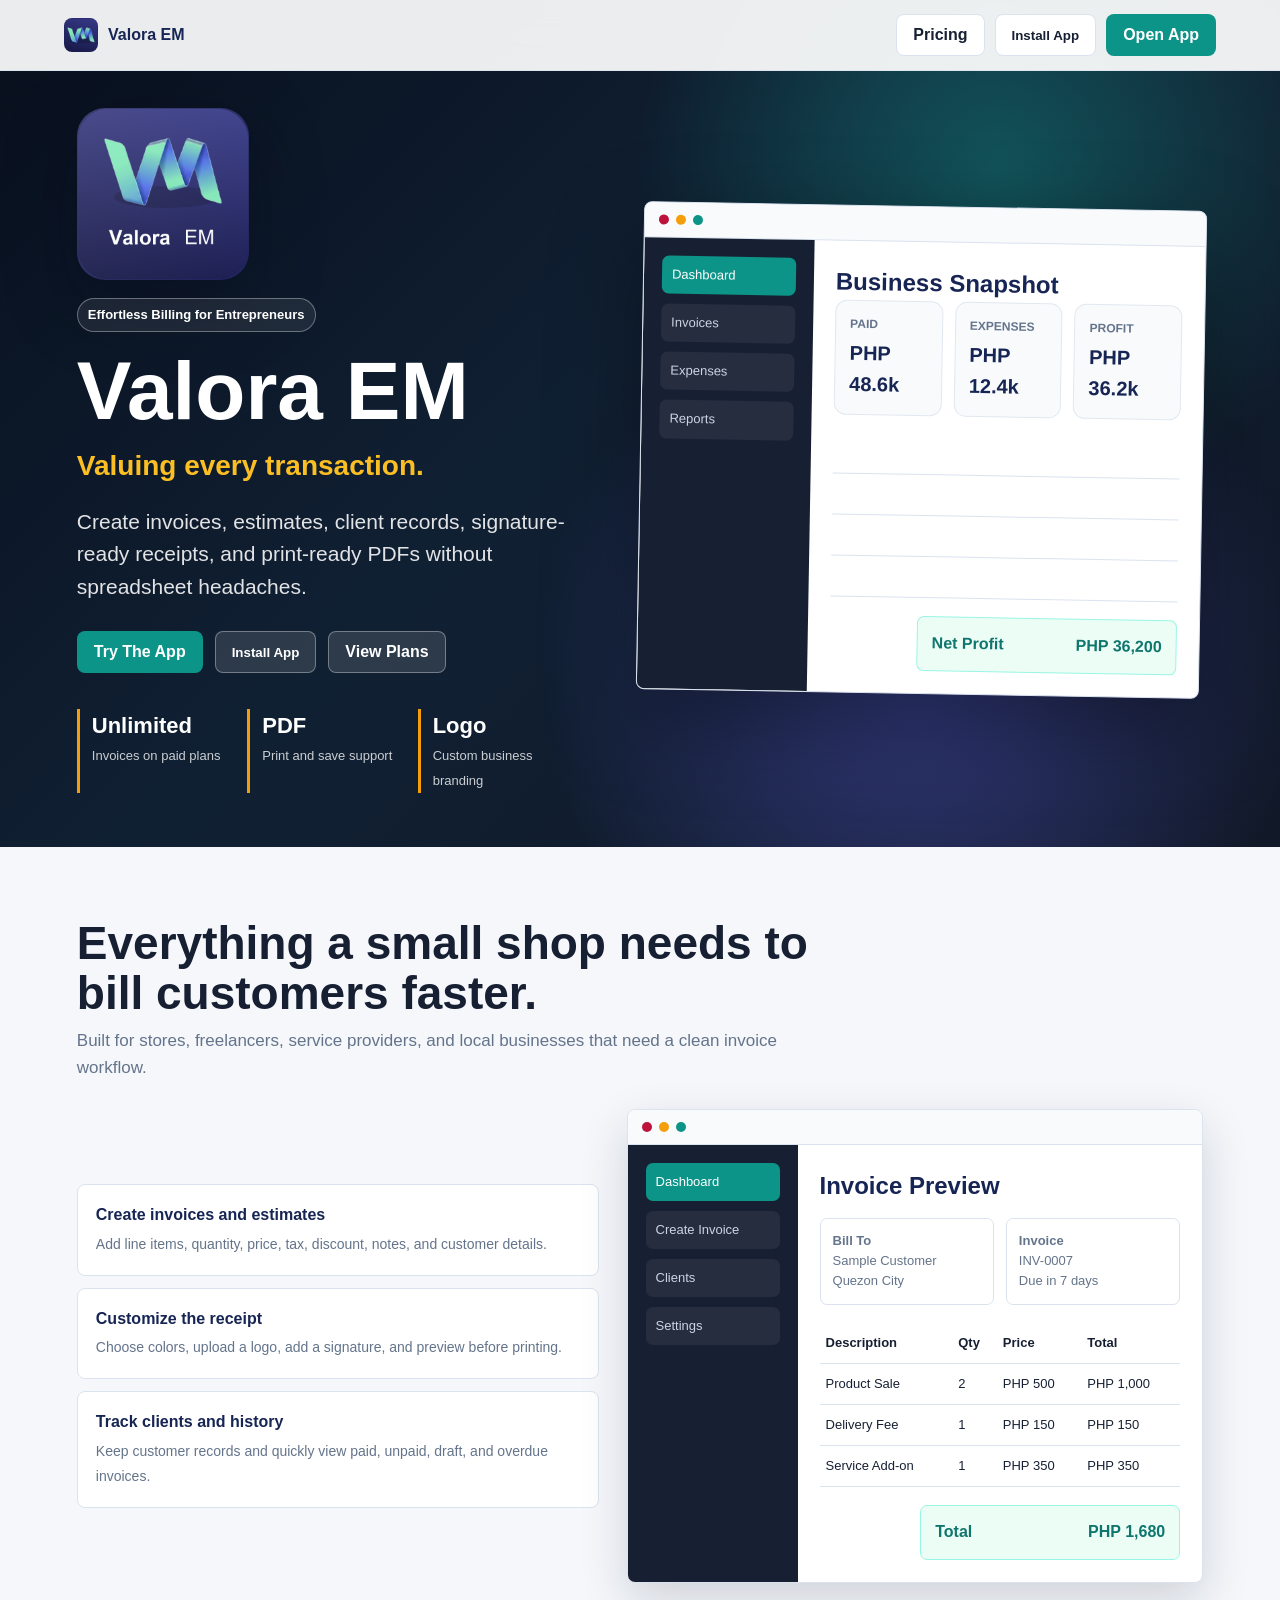
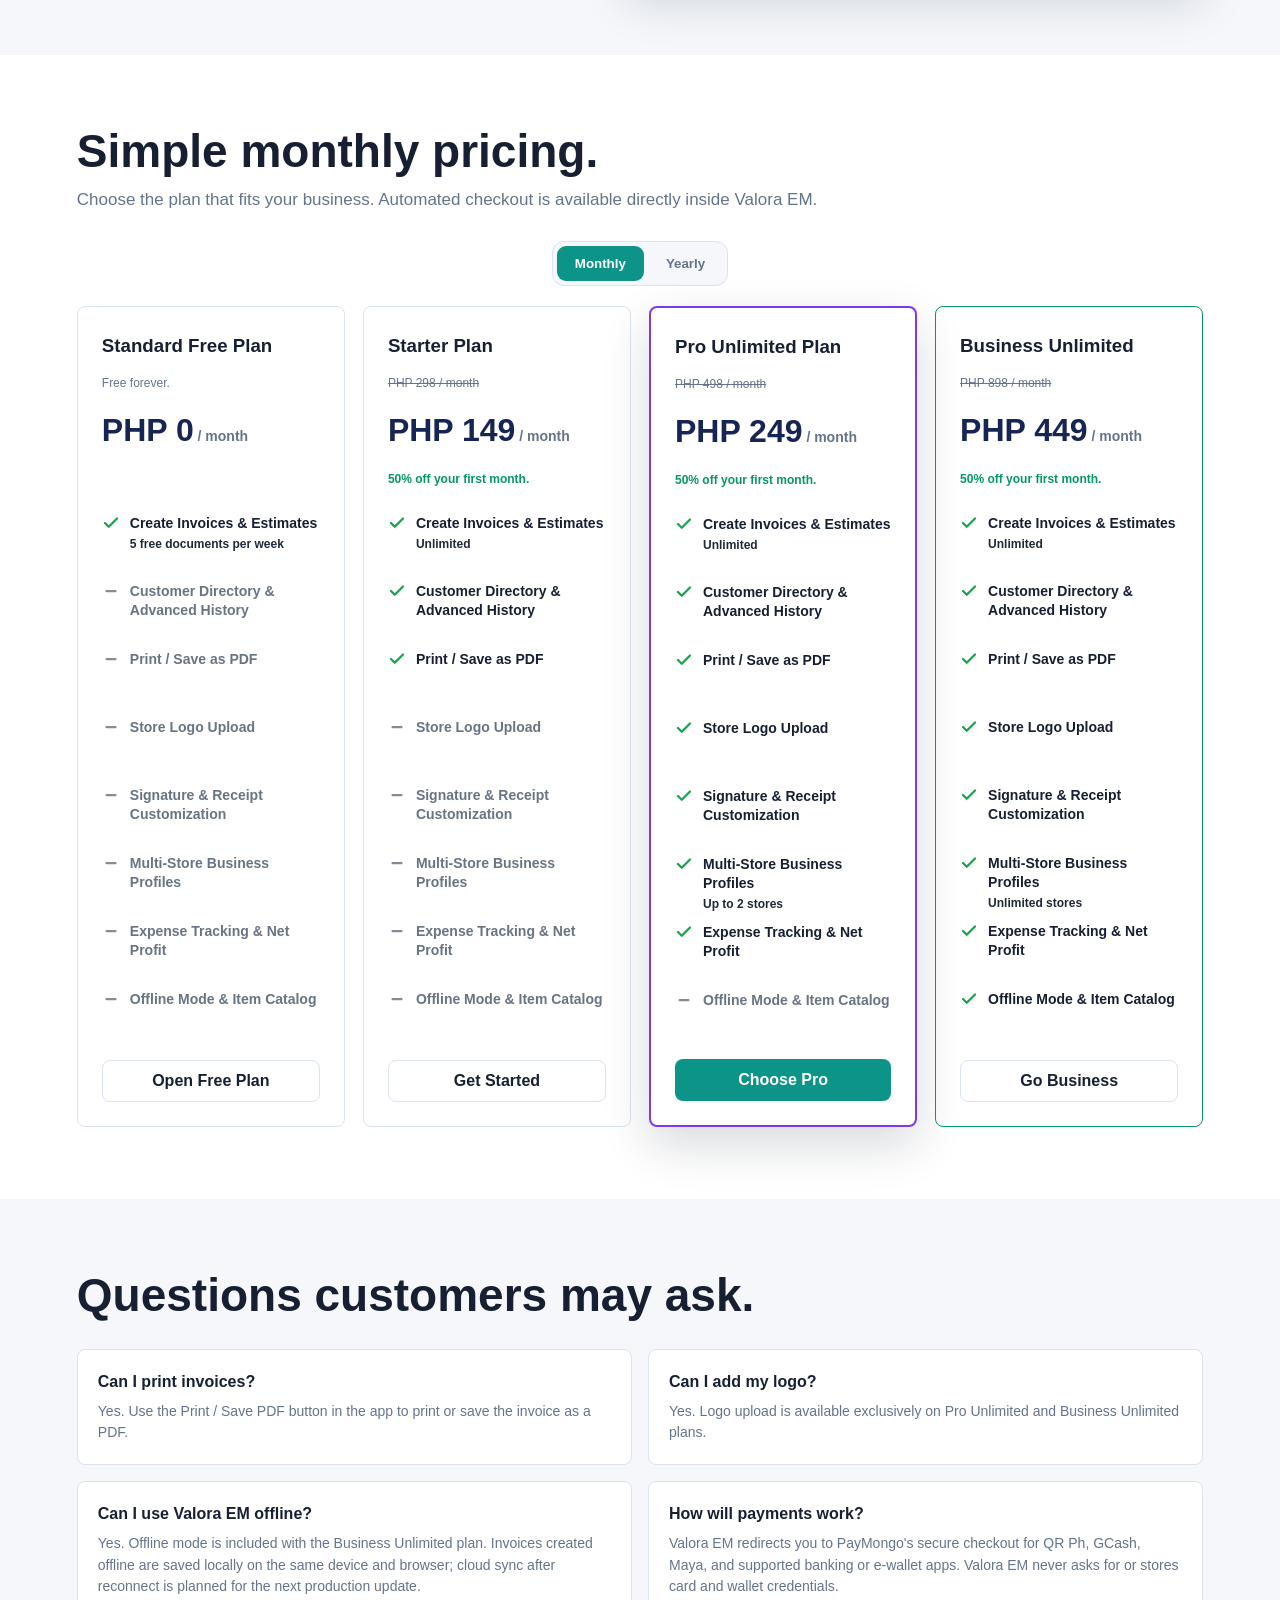
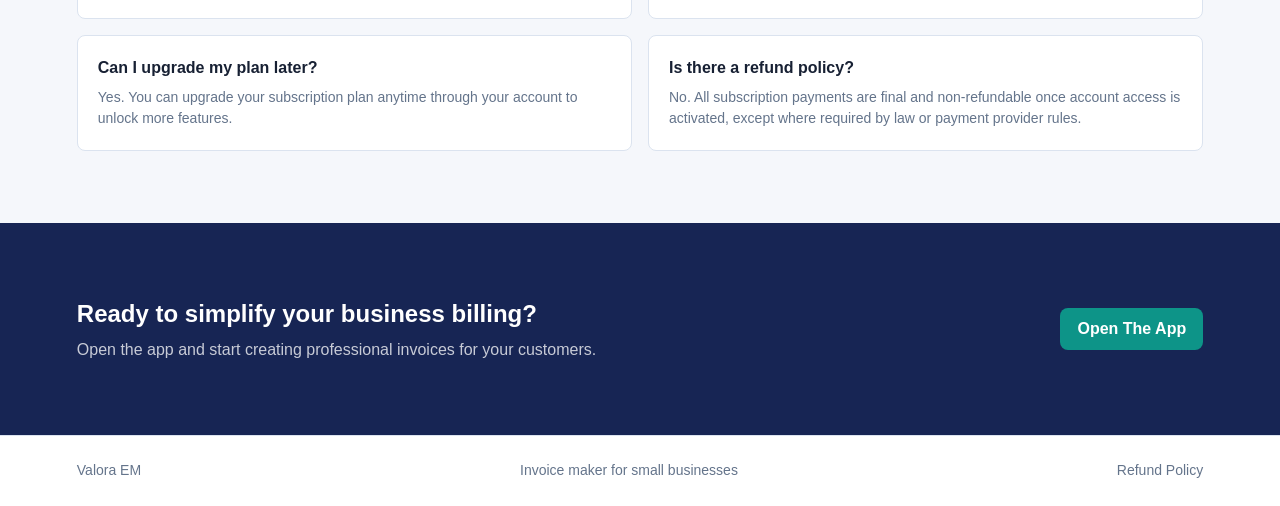
<file: index.html>
<!DOCTYPE html>
<html lang="en">
<head>
    <meta charset="UTF-8">
    <meta name="viewport" content="width=device-width, initial-scale=1.0">
    <title>Valora EM | Invoice Maker for Small Businesses</title>
    <meta name="description" content="Create invoices, estimates, client records, and print-ready PDFs for Philippine small businesses.">
    <meta name="theme-color" content="#6366f1">
    <meta name="mobile-web-app-capable" content="yes">
    <meta name="apple-mobile-web-app-capable" content="yes">
    <meta name="apple-mobile-web-app-title" content="Valora EM">
    <meta name="apple-mobile-web-app-status-bar-style" content="black-translucent">
    <link rel="manifest" href="manifest.json">
    <!-- Facebook / Open Graph Meta Tags -->
    <meta property="og:type" content="website">
    <meta property="og:url" content="https://valora-m.vercel.app/">
    <meta property="og:title" content="Valora EM - Easy Invoicing for All Businesses">
    <meta property="og:description" content="Create professional invoices and receipts instantly for your shop, service, or retail business.">
    <meta property="og:image" content="https://valora-m.vercel.app/assets/og-preview-banner.png">
    <meta property="og:image:width" content="1200">
    <meta property="og:image:height" content="630">
    <meta name="twitter:card" content="summary_large_image">
    <meta name="twitter:title" content="Valora EM - Easy Invoicing for All Businesses">
    <meta name="twitter:description" content="Create professional invoices and receipts instantly for your shop, service, or retail business.">
    <meta name="twitter:image" content="https://valora-m.vercel.app/assets/og-preview-banner.png">
    <link rel="icon" type="image/png" sizes="192x192" href="/icons/valora-em-logo-192.png">
    <link rel="apple-touch-icon" href="/icons/valora-em-logo-192.png">
    <style>
        :root {
            --ink: #172033;
            --muted: #64748b;
            --line: #dbe3ef;
            --paper: #ffffff;
            --soft: #f5f7fb;
            --brand: #0d9488;
            --brand-dark: #0f766e;
            --accent: #f59e0b;
            --navy: #172554;
            --rose: #be123c;
            --radius: 8px;
            --shadow: 0 18px 48px rgba(15, 23, 42, 0.16);
        }

        * {
            box-sizing: border-box;
            margin: 0;
            padding: 0;
        }

        body {
            font-family: Arial, Helvetica, sans-serif;
            color: var(--ink);
            background: var(--paper);
            line-height: 1.55;
        }

        a {
            color: inherit;
            text-decoration: none;
        }

        .topbar {
            position: fixed;
            top: 0;
            left: 0;
            right: 0;
            z-index: 10;
            display: flex;
            justify-content: space-between;
            align-items: center;
            padding: 14px clamp(18px, 5vw, 70px);
            background: rgba(255, 255, 255, 0.92);
            border-bottom: 1px solid rgba(219, 227, 239, 0.8);
            backdrop-filter: blur(14px);
        }

        .brand {
            display: flex;
            align-items: center;
            gap: 10px;
            font-weight: 800;
            color: var(--navy);
        }

        .brand-mark {
            width: 34px;
            height: 34px;
            border-radius: 8px;
            background: #20245f url("/icons/valora-em-mark-192.png") center / cover no-repeat;
            color: transparent;
            display: grid;
            place-items: center;
            font-size: 0;
            font-weight: 900;
            overflow: hidden;
        }

        .nav-actions {
            display: flex;
            align-items: center;
            gap: 10px;
        }

        .btn {
            display: inline-flex;
            align-items: center;
            justify-content: center;
            min-height: 42px;
            padding: 0 16px;
            border-radius: 8px;
            font-weight: 800;
            border: 1px solid transparent;
            cursor: pointer;
        }

        .btn.primary {
            background: var(--brand);
            color: #fff;
        }

        .btn.primary:hover {
            background: var(--brand-dark);
        }

        .btn.secondary {
            background: #fff;
            border-color: var(--line);
            color: var(--ink);
        }

        .hero {
            min-height: 92vh;
            display: flex;
            align-items: center;
            padding: 108px clamp(18px, 6vw, 86px) 54px;
            color: #fff;
            background:
                radial-gradient(circle at 78% 20%, rgba(20, 184, 166, 0.34), transparent 30%),
                radial-gradient(circle at 72% 78%, rgba(99, 102, 241, 0.42), transparent 34%),
                linear-gradient(135deg, #080f1d 0%, #102033 46%, #111827 100%);
        }

        .hero-shell {
            width: min(1240px, 100%);
            margin: 0 auto;
            display: grid;
            grid-template-columns: minmax(0, 0.94fr) minmax(360px, 1.06fr);
            gap: clamp(28px, 5vw, 64px);
            align-items: center;
        }

        .hero-inner {
            width: min(760px, 100%);
        }

        .hero-showcase {
            min-width: 0;
            display: flex;
            justify-content: flex-end;
        }

        .hero-showcase .app-preview {
            width: min(100%, 620px);
            transform: rotate(1deg);
            box-shadow: 0 30px 90px rgba(0, 0, 0, 0.38);
        }

        .hero-stats {
            display: grid;
            grid-template-columns: repeat(3, minmax(0, 1fr));
            gap: 12px;
            margin-bottom: 18px;
        }

        .hero-stat-card {
            border: 1px solid #e2e8f0;
            border-radius: 12px;
            padding: 14px;
            background: #f8fafc;
        }

        .hero-stat-card span {
            display: block;
            color: var(--muted);
            font-size: 12px;
            font-weight: 800;
            text-transform: uppercase;
        }

        .hero-stat-card strong {
            display: block;
            color: var(--navy);
            font-size: 20px;
            margin-top: 4px;
        }

        .eyebrow {
            display: inline-flex;
            align-items: center;
            padding: 6px 10px;
            border: 1px solid rgba(255, 255, 255, 0.34);
            border-radius: 999px;
            font-size: 13px;
            font-weight: 800;
            background: rgba(255, 255, 255, 0.08);
        }

        .hero-logo {
            width: clamp(116px, 18vw, 172px);
            height: clamp(116px, 18vw, 172px);
            display: block;
            margin-bottom: 18px;
            border-radius: 28px;
            background:
                linear-gradient(135deg, rgba(255, 255, 255, 0.12), rgba(255, 255, 255, 0)),
                #20245f url("/icons/valora-em-logo-512.png") center / cover no-repeat;
            box-shadow: 0 24px 70px rgba(5, 8, 25, 0.36);
        }

        h1 {
            margin-top: 18px;
            font-size: clamp(42px, 7vw, 82px);
            line-height: 1;
            letter-spacing: 0;
        }

        .hero p {
            margin-top: 18px;
            max-width: 620px;
            font-size: clamp(17px, 2vw, 21px);
            color: rgba(255, 255, 255, 0.88);
        }

        .hero .motto {
            margin-top: 12px;
            font-size: clamp(20px, 2.5vw, 28px);
            font-weight: 800;
            color: #fbbf24;
        }

        .hero-actions {
            display: flex;
            flex-wrap: wrap;
            gap: 12px;
            margin-top: 28px;
        }

        .hero-actions .secondary {
            background: rgba(255, 255, 255, 0.12);
            color: #fff;
            border-color: rgba(255, 255, 255, 0.34);
        }

        .hero-proof {
            margin-top: 36px;
            display: grid;
            grid-template-columns: repeat(3, minmax(120px, 1fr));
            gap: 12px;
            max-width: 620px;
        }

        .proof-item {
            border-left: 3px solid var(--accent);
            padding-left: 12px;
        }

        .proof-item strong {
            display: block;
            font-size: 22px;
        }

        .proof-item span {
            color: rgba(255, 255, 255, 0.78);
            font-size: 13px;
        }

        section {
            padding: 72px clamp(18px, 6vw, 86px);
        }

        .section-head {
            max-width: 760px;
            margin-bottom: 28px;
        }

        .section-head h2 {
            font-size: clamp(30px, 4vw, 46px);
            line-height: 1.08;
            letter-spacing: 0;
        }

        .section-head p {
            margin-top: 10px;
            color: var(--muted);
            font-size: 17px;
        }

        .product-band {
            background: var(--soft);
        }

        .product-grid {
            display: grid;
            grid-template-columns: 0.95fr 1.05fr;
            gap: 28px;
            align-items: center;
        }

        .feature-list {
            display: grid;
            gap: 12px;
        }

        .feature {
            background: #fff;
            border: 1px solid var(--line);
            border-radius: var(--radius);
            padding: 18px;
        }

        .feature strong {
            display: block;
            color: var(--navy);
            margin-bottom: 4px;
        }

        .feature span {
            color: var(--muted);
            font-size: 14px;
        }

        .app-preview {
            background: #fff;
            border: 1px solid var(--line);
            border-radius: var(--radius);
            box-shadow: var(--shadow);
            overflow: hidden;
        }

        .preview-top {
            display: flex;
            gap: 7px;
            padding: 12px 14px;
            border-bottom: 1px solid var(--line);
            background: #f8fafc;
        }

        .dot {
            width: 10px;
            height: 10px;
            border-radius: 50%;
            background: var(--rose);
        }

        .dot:nth-child(2) {
            background: var(--accent);
        }

        .dot:nth-child(3) {
            background: var(--brand);
        }

        .preview-body {
            display: grid;
            grid-template-columns: 170px 1fr;
            min-height: 420px;
        }

        .preview-side {
            background: #172033;
            color: #cbd5e1;
            padding: 18px;
            display: grid;
            gap: 10px;
            align-content: start;
        }

        .preview-nav {
            padding: 9px 10px;
            border-radius: 7px;
            background: rgba(255, 255, 255, 0.06);
            font-size: 13px;
        }

        .preview-nav.active {
            background: var(--brand);
            color: #fff;
        }

        .invoice-mini {
            padding: 22px;
        }

        .invoice-mini h3 {
            font-size: 24px;
            color: var(--navy);
        }

        .invoice-meta {
            margin-top: 14px;
            display: grid;
            grid-template-columns: 1fr 1fr;
            gap: 12px;
        }

        .mini-box {
            border: 1px solid var(--line);
            border-radius: 7px;
            padding: 12px;
            color: var(--muted);
            font-size: 13px;
        }

        .mini-table {
            width: 100%;
            margin-top: 18px;
            border-collapse: collapse;
            font-size: 13px;
        }

        .mini-table th,
        .mini-table td {
            border-bottom: 1px solid var(--line);
            padding: 10px 6px;
            text-align: left;
        }

        .mini-total {
            margin-top: 18px;
            margin-left: auto;
            width: min(260px, 100%);
            background: #ecfdf5;
            border: 1px solid #99f6e4;
            border-radius: 7px;
            padding: 14px;
            display: flex;
            justify-content: space-between;
            font-weight: 900;
            color: var(--brand-dark);
        }

        .pricing {
            background: #fff;
        }

        .billing-cycle-toggle {
            width: fit-content;
            margin: 0 auto 20px;
            padding: 4px;
            border: 1px solid var(--line);
            border-radius: 12px;
            background: var(--soft);
            display: flex;
            gap: 4px;
        }

        .billing-cycle-toggle button {
            border: 0;
            border-radius: 9px;
            padding: 10px 18px;
            background: transparent;
            color: var(--muted);
            font-weight: 800;
            cursor: pointer;
        }

        .billing-cycle-toggle button.active {
            background: var(--brand);
            color: #fff;
        }

        .price-grid {
            display: grid;
            grid-template-columns: repeat(4, minmax(220px, 1fr));
            gap: 18px;
        }

        .price-card {
            border: 1px solid var(--line);
            border-radius: var(--radius);
            padding: 24px;
            display: flex;
            flex-direction: column;
            gap: 16px;
            min-height: 640px;
        }

        .price-card.featured {
            border: 2px solid #7c3aed;
            box-shadow: var(--shadow);
        }

        .price-card.business {
            border-color: #059669;
        }

        .price {
            font-size: 32px;
            font-weight: 900;
            color: var(--navy);
            white-space: nowrap;
        }

        .price span {
            font-size: 14px;
            color: var(--muted);
            font-weight: 600;
        }

        .price-card ul {
            list-style: none;
            display: grid;
            gap: 14px;
            color: var(--muted);
            font-size: 14px;
            margin-top: 12px;
        }

        .price-card li::before {
            content: "✓";
            color: var(--brand);
            font-weight: 900;
            margin-right: 8px;
        }

        .price-card .btn {
            margin-top: auto;
        }

        .price-card ul {
            gap: 16px;
            color: var(--ink);
        }

        .price-card li {
            display: flex;
            align-items: flex-start;
            gap: 10px;
            min-height: 52px;
            height: 52px;
            font-weight: 650;
            line-height: 1.35;
        }

        .price-card li::before {
            content: none;
        }

        .feature-icon {
            width: 18px;
            height: 18px;
            flex: 0 0 18px;
            display: inline-flex;
            align-items: center;
            justify-content: center;
            color: #16a34a;
            font-weight: 900;
            text-align: center;
        }

        .feature-icon svg {
            width: 18px;
            height: 18px;
        }

        .price-card.featured .feature-icon {
            color: #16a34a;
        }

        .price-card.business .feature-icon {
            color: #16a34a;
        }

        .price-card li.locked {
            color: #475569;
            opacity: 0.82;
        }

        .price-card li.locked .feature-icon {
            color: #6b7280;
        }

        .price-card small {
            display: block;
            margin-top: 4px;
            color: #1f2937;
            font-size: 12px;
            font-weight: 800;
            line-height: 1.25;
        }

        .regular-rate {
            color: var(--muted);
            font-size: 12px;
            line-height: 1.2;
            text-decoration: line-through;
        }

        .regular-rate.free-rate {
            text-decoration: none;
        }

        .promo-note {
            color: #059669;
            font-size: 12px;
            font-weight: 800;
            line-height: 1.2;
        }

        .promo-spacer {
            visibility: hidden;
        }

        .faq {
            background: var(--soft);
        }

        .faq-grid {
            display: grid;
            grid-template-columns: repeat(2, minmax(240px, 1fr));
            gap: 16px;
        }

        .faq-item {
            background: #fff;
            border: 1px solid var(--line);
            border-radius: var(--radius);
            padding: 20px;
        }

        .faq-item p {
            color: var(--muted);
            margin-top: 6px;
            font-size: 14px;
        }

        .final-cta {
            background: var(--navy);
            color: #fff;
            display: flex;
            justify-content: space-between;
            align-items: center;
            gap: 20px;
            flex-wrap: wrap;
        }

        .final-cta p {
            color: rgba(255, 255, 255, 0.76);
            margin-top: 6px;
        }

        footer {
            padding: 24px clamp(18px, 6vw, 86px);
            color: var(--muted);
            border-top: 1px solid var(--line);
            display: flex;
            justify-content: space-between;
            gap: 12px;
            flex-wrap: wrap;
            font-size: 14px;
        }

        @media (max-width: 1180px) {
            .price-grid {
                grid-template-columns: repeat(2, minmax(220px, 1fr));
            }
        }

        @media (max-width: 860px) {
            .nav-actions .secondary {
                display: none;
            }

            .hero {
                min-height: 88vh;
                padding-top: 92px;
            }

            .hero-shell {
                grid-template-columns: 1fr;
            }

            .hero-showcase {
                justify-content: stretch;
            }

            .hero-showcase .app-preview {
                width: 100%;
                transform: none;
            }

            .hero-stats {
                grid-template-columns: 1fr;
            }

            .hero-proof,
            .product-grid,
            .price-grid,
            .faq-grid {
                grid-template-columns: 1fr;
            }

            .preview-body {
                grid-template-columns: 1fr;
            }

            .preview-side {
                grid-template-columns: repeat(2, 1fr);
            }

            .price-card {
                min-height: auto;
                width: 100%;
            }

            .price-card li {
                height: auto;
                min-height: 52px;
            }
        }
    </style>
</head>
<body>
    <header class="topbar">
        <a class="brand" href="#top" aria-label="Valora EM home">
            <span class="brand-mark">V</span>
            <span>Valora EM</span>
        </a>
        <nav class="nav-actions" aria-label="Main navigation">
            <a class="btn secondary" href="#pricing">Pricing</a>
            <button class="btn secondary install-app-btn" type="button" data-install-app>Install App</button>
            <a class="btn primary" href="app.html">Open App</a>
        </nav>
    </header>

    <main id="top">
        <section class="hero">
            <div class="hero-shell">
                <div class="hero-inner">
                    <div class="hero-logo" role="img" aria-label="Valora EM logo"></div>
                    <span class="eyebrow">Effortless Billing for Entrepreneurs</span>
                    <h1>Valora EM</h1>
                    <p class="motto">Valuing every transaction.</p>
                    <p>Create invoices, estimates, client records, signature-ready receipts, and print-ready PDFs without spreadsheet headaches.</p>
                    <div class="hero-actions">
                        <a class="btn primary" href="app.html">Try The App</a>
                        <button class="btn secondary install-app-btn" type="button" data-install-app>Install App</button>
                        <a class="btn secondary" href="#pricing">View Plans</a>
                    </div>
                    <div class="hero-proof" aria-label="Product highlights">
                        <div class="proof-item">
                            <strong>Unlimited</strong>
                            <span>Invoices on paid plans</span>
                        </div>
                        <div class="proof-item">
                            <strong>PDF</strong>
                            <span>Print and save support</span>
                        </div>
                        <div class="proof-item">
                            <strong>Logo</strong>
                            <span>Custom business branding</span>
                        </div>
                    </div>
                </div>

                <div class="hero-showcase">
                    <div class="app-preview" aria-label="Valora EM dashboard preview">
                        <div class="preview-top">
                            <span class="dot"></span>
                            <span class="dot"></span>
                            <span class="dot"></span>
                        </div>
                        <div class="preview-body">
                            <div class="preview-side">
                                <div class="preview-nav active">Dashboard</div>
                                <div class="preview-nav">Invoices</div>
                                <div class="preview-nav">Expenses</div>
                                <div class="preview-nav">Reports</div>
                            </div>
                            <div class="invoice-mini">
                                <h3>Business Snapshot</h3>
                                <div class="hero-stats">
                                    <div class="hero-stat-card">
                                        <span>Paid</span>
                                        <strong>PHP 48.6k</strong>
                                    </div>
                                    <div class="hero-stat-card">
                                        <span>Expenses</span>
                                        <strong>PHP 12.4k</strong>
                                    </div>
                                    <div class="hero-stat-card">
                                        <span>Profit</span>
                                        <strong>PHP 36.2k</strong>
                                    </div>
                                </div>
                                <table class="mini-table">
                                    <thead>
                                        <tr><th>Document</th><th>Status</th><th>Total</th></tr>
                                    </thead>
                                    <tbody>
                                        <tr><td>INV-1024</td><td>Paid</td><td>PHP 5,500</td></tr>
                                        <tr><td>EST-204</td><td>Sent</td><td>PHP 8,750</td></tr>
                                        <tr><td>INV-1025</td><td>Overdue</td><td>PHP 2,950</td></tr>
                                    </tbody>
                                </table>
                                <div class="mini-total">
                                    <span>Net Profit</span>
                                    <span>PHP 36,200</span>
                                </div>
                            </div>
                        </div>
                    </div>
                </div>
            </div>
        </section>

        <section class="product-band">
            <div class="section-head">
                <h2>Everything a small shop needs to bill customers faster.</h2>
                <p>Built for stores, freelancers, service providers, and local businesses that need a clean invoice workflow.</p>
            </div>
            <div class="product-grid">
                <div class="feature-list">
                    <div class="feature">
                        <strong>Create invoices and estimates</strong>
                        <span>Add line items, quantity, price, tax, discount, notes, and customer details.</span>
                    </div>
                    <div class="feature">
                        <strong>Customize the receipt</strong>
                        <span>Choose colors, upload a logo, add a signature, and preview before printing.</span>
                    </div>
                    <div class="feature">
                        <strong>Track clients and history</strong>
                        <span>Keep customer records and quickly view paid, unpaid, draft, and overdue invoices.</span>
                    </div>
                </div>

                <div class="app-preview" aria-label="Valora EM invoice preview">
                    <div class="preview-top">
                        <span class="dot"></span>
                        <span class="dot"></span>
                        <span class="dot"></span>
                    </div>
                    <div class="preview-body">
                        <div class="preview-side">
                            <div class="preview-nav active">Dashboard</div>
                            <div class="preview-nav">Create Invoice</div>
                            <div class="preview-nav">Clients</div>
                            <div class="preview-nav">Settings</div>
                        </div>
                        <div class="invoice-mini">
                            <h3>Invoice Preview</h3>
                            <div class="invoice-meta">
                                <div class="mini-box"><strong>Bill To</strong><br>Sample Customer<br>Quezon City</div>
                                <div class="mini-box"><strong>Invoice</strong><br>INV-0007<br>Due in 7 days</div>
                            </div>
                            <table class="mini-table">
                                <thead>
                                    <tr><th>Description</th><th>Qty</th><th>Price</th><th>Total</th></tr>
                                </thead>
                                <tbody>
                                    <tr><td>Product Sale</td><td>2</td><td>PHP 500</td><td>PHP 1,000</td></tr>
                                    <tr><td>Delivery Fee</td><td>1</td><td>PHP 150</td><td>PHP 150</td></tr>
                                    <tr><td>Service Add-on</td><td>1</td><td>PHP 350</td><td>PHP 350</td></tr>
                                </tbody>
                            </table>
                            <div class="mini-total">
                                <span>Total</span>
                                <span>PHP 1,680</span>
                            </div>
                        </div>
                    </div>
                </div>
            </div>
        </section>

        <section class="pricing" id="pricing">
            <div class="section-head">
                <h2>Simple monthly pricing.</h2>
                <p>Choose the plan that fits your business. Automated checkout is available directly inside Valora EM.</p>
            </div>
            <div class="billing-cycle-toggle" aria-label="Billing cycle">
                <button type="button" class="active" data-landing-cycle="monthly">Monthly</button>
                <button type="button" data-landing-cycle="yearly">Yearly</button>
            </div>
            <div class="price-grid">
                <div class="price-card">
                    <h3>Standard Free Plan</h3>
                    <p class="regular-rate free-rate" data-landing-regular="Standard Free Plan">Free forever.</p>
                    <div class="price" data-landing-price="Standard Free Plan">PHP 0<span> / month</span></div>
                    <p class="promo-note promo-spacer">50% off your first month.</p>
                    <ul>
                        <li><span class="feature-icon">✓</span><span>Create Invoices & Estimates <small>5 free documents per week</small></span></li>
                        <li class="locked"><span class="feature-icon">-</span><span>Customer Directory & Advanced History</span></li>
                        <li class="locked"><span class="feature-icon">-</span><span>Print / Save as PDF</span></li>
                        <li class="locked"><span class="feature-icon">-</span><span>Store Logo Upload</span></li>
                        <li class="locked"><span class="feature-icon">-</span><span>Signature & Receipt Customization</span></li>
                        <li class="locked"><span class="feature-icon">-</span><span>Multi-Store Business Profiles</span></li>
                        <li class="locked"><span class="feature-icon">-</span><span>Expense Tracking & Net Profit</span></li>
                        <li class="locked"><span class="feature-icon">-</span><span>Offline Mode & Item Catalog</span></li>
                    </ul>
                    <a class="btn secondary" href="app.html">Open Free Plan</a>
                </div>
                <div class="price-card">
                    <h3>Starter Plan</h3>
                    <p class="regular-rate" data-landing-regular="Starter Plan">PHP 298 / month</p>
                    <div class="price" data-landing-price="Starter Plan">PHP 149<span> / month</span></div>
                    <p class="promo-note">50% off your first month.</p>
                    <ul>
                        <li><span class="feature-icon">✓</span><span>Create Invoices & Estimates <small>Unlimited</small></span></li>
                        <li><span class="feature-icon">✓</span><span>Customer Directory & Advanced History</span></li>
                        <li><span class="feature-icon">✓</span><span>Print / Save as PDF</span></li>
                        <li class="locked"><span class="feature-icon">-</span><span>Store Logo Upload</span></li>
                        <li class="locked"><span class="feature-icon">-</span><span>Signature & Receipt Customization</span></li>
                        <li class="locked"><span class="feature-icon">-</span><span>Multi-Store Business Profiles</span></li>
                        <li class="locked"><span class="feature-icon">-</span><span>Expense Tracking & Net Profit</span></li>
                        <li class="locked"><span class="feature-icon">-</span><span>Offline Mode & Item Catalog</span></li>
                    </ul>
                    <a class="btn secondary" href="app.html">Get Started</a>
                </div>
                <div class="price-card featured">
                    <h3>Pro Unlimited Plan</h3>
                    <p class="regular-rate" data-landing-regular="Pro Unlimited Plan">PHP 498 / month</p>
                    <div class="price" data-landing-price="Pro Unlimited Plan">PHP 249<span> / month</span></div>
                    <p class="promo-note">50% off your first month.</p>
                    <ul>
                        <li><span class="feature-icon">✓</span><span>Create Invoices & Estimates <small>Unlimited</small></span></li>
                        <li><span class="feature-icon">✓</span><span>Customer Directory & Advanced History</span></li>
                        <li><span class="feature-icon">✓</span><span>Print / Save as PDF</span></li>
                        <li><span class="feature-icon">✓</span><span>Store Logo Upload</span></li>
                        <li><span class="feature-icon">✓</span><span>Signature & Receipt Customization</span></li>
                        <li><span class="feature-icon">✓</span><span>Multi-Store Business Profiles <small>Up to 2 stores</small></span></li>
                        <li><span class="feature-icon">✓</span><span>Expense Tracking & Net Profit</span></li>
                        <li class="locked"><span class="feature-icon">-</span><span>Offline Mode & Item Catalog</span></li>
                    </ul>
                    <a class="btn primary" href="app.html">Choose Pro</a>
                </div>
                <div class="price-card business">
                    <h3>Business Unlimited</h3>
                    <p class="regular-rate" data-landing-regular="Business Unlimited">PHP 898 / month</p>
                    <div class="price" data-landing-price="Business Unlimited">PHP 449<span> / month</span></div>
                    <p class="promo-note">50% off your first month.</p>
                    <ul>
                        <li><span class="feature-icon">✓</span><span>Create Invoices & Estimates <small>Unlimited</small></span></li>
                        <li><span class="feature-icon">✓</span><span>Customer Directory & Advanced History</span></li>
                        <li><span class="feature-icon">✓</span><span>Print / Save as PDF</span></li>
                        <li><span class="feature-icon">✓</span><span>Store Logo Upload</span></li>
                        <li><span class="feature-icon">✓</span><span>Signature & Receipt Customization</span></li>
                        <li><span class="feature-icon">✓</span><span>Multi-Store Business Profiles <small>Unlimited stores</small></span></li>
                        <li><span class="feature-icon">✓</span><span>Expense Tracking & Net Profit</span></li>
                        <li><span class="feature-icon">✓</span><span>Offline Mode & Item Catalog</span></li>
                    </ul>
                    <a class="btn secondary" href="app.html">Go Business</a>
                </div>
            </div>
        </section>

        <section class="faq">
            <div class="section-head">
                <h2>Questions customers may ask.</h2>
            </div>
            <div class="faq-grid">
                <div class="faq-item">
                    <strong>Can I print invoices?</strong>
                    <p>Yes. Use the Print / Save PDF button in the app to print or save the invoice as a PDF.</p>
                </div>
                <div class="faq-item">
                    <strong>Can I add my logo?</strong>
                    <p>Yes. Logo upload is available exclusively on Pro Unlimited and Business Unlimited plans.</p>
                </div>
                <div class="faq-item">
                    <strong>Can I use Valora EM offline?</strong>
                    <p>Yes. Offline mode is included with the Business Unlimited plan. Invoices created offline are saved locally on the same device and browser; cloud sync after reconnect is planned for the next production update.</p>
                </div>
                <div class="faq-item">
                    <strong>How will payments work?</strong>
                    <p>Valora EM redirects you to PayMongo's secure checkout for QR Ph, GCash, Maya, and supported banking or e-wallet apps. Valora EM never asks for or stores card and wallet credentials.</p>
                </div>
                <div class="faq-item">
                    <strong>Can I upgrade my plan later?</strong>
                    <p>Yes. You can upgrade your subscription plan anytime through your account to unlock more features.</p>
                </div>
                <div class="faq-item">
                    <strong>Is there a refund policy?</strong>
                    <p>No. All subscription payments are final and non-refundable once account access is activated, except where required by law or payment provider rules.</p>
                </div>
            </div>
        </section>

        <section class="final-cta">
            <div>
                <h2>Ready to simplify your business billing?</h2>
                <p>Open the app and start creating professional invoices for your customers.</p>
            </div>
            <a class="btn primary" href="app.html">Open The App</a>
        </section>
    </main>

    <footer>
        <span>Valora EM</span>
        <span>Invoice maker for small businesses</span>
        <a href="refund-policy" style="color: inherit;">Refund Policy</a>
    </footer>
    <script>
        const landingRates = {
            "Standard Free Plan": { promo: 0, regular: 0 },
            "Starter Plan": { promo: 149, regular: 298 },
            "Pro Unlimited Plan": { promo: 249, regular: 498 },
            "Business Unlimited": { promo: 449, regular: 898 }
        };

        function updateLandingPricing(cycle) {
            const multiplier = cycle === "yearly" ? 12 : 1;
            const suffix = cycle === "yearly" ? " / year" : " / month";
            document.querySelectorAll("[data-landing-cycle]").forEach((button) => {
                button.classList.toggle("active", button.dataset.landingCycle === cycle);
            });
            document.querySelectorAll("[data-landing-price]").forEach((price) => {
                const plan = price.dataset.landingPrice;
                const rate = landingRates[plan] || landingRates["Standard Free Plan"];
                price.innerHTML = `PHP ${(rate.promo * multiplier).toLocaleString("en-PH")}<span>${suffix}</span>`;
            });
            document.querySelectorAll("[data-landing-regular]").forEach((regular) => {
                const plan = regular.dataset.landingRegular;
                const rate = landingRates[plan] || landingRates["Standard Free Plan"];
                regular.classList.toggle("free-rate", rate.regular === 0);
                regular.textContent = rate.regular === 0
                    ? "Free forever."
                    : `PHP ${(rate.regular * multiplier).toLocaleString("en-PH")}${suffix}`;
            });
        }

        document.querySelectorAll("[data-landing-cycle]").forEach((button) => {
            button.addEventListener("click", () => updateLandingPricing(button.dataset.landingCycle));
        });

        function enhanceLandingFeatureIcons() {
            const checkSvg = '<svg viewBox="0 0 24 24" aria-hidden="true"><path d="M20 6 9 17l-5-5" fill="none" stroke="currentColor" stroke-width="3" stroke-linecap="round" stroke-linejoin="round"></path></svg>';
            const lockedSvg = '<svg viewBox="0 0 24 24" aria-hidden="true"><path d="M6 12h12" fill="none" stroke="currentColor" stroke-width="3" stroke-linecap="round"></path></svg>';
            document.querySelectorAll(".price-card .feature-icon").forEach((icon) => {
                icon.innerHTML = icon.closest("li")?.classList.contains("locked") ? lockedSvg : checkSvg;
            });
        }

        enhanceLandingFeatureIcons();

    </script>
    <script src="pwa-install.js"></script>
    <script>
        if ("serviceWorker" in navigator) {
            window.addEventListener("load", () => {
                navigator.serviceWorker.register("service-worker.js", { scope: "/" }).catch(() => {});
            });
        }
    </script>
</body>
</html>
</file>
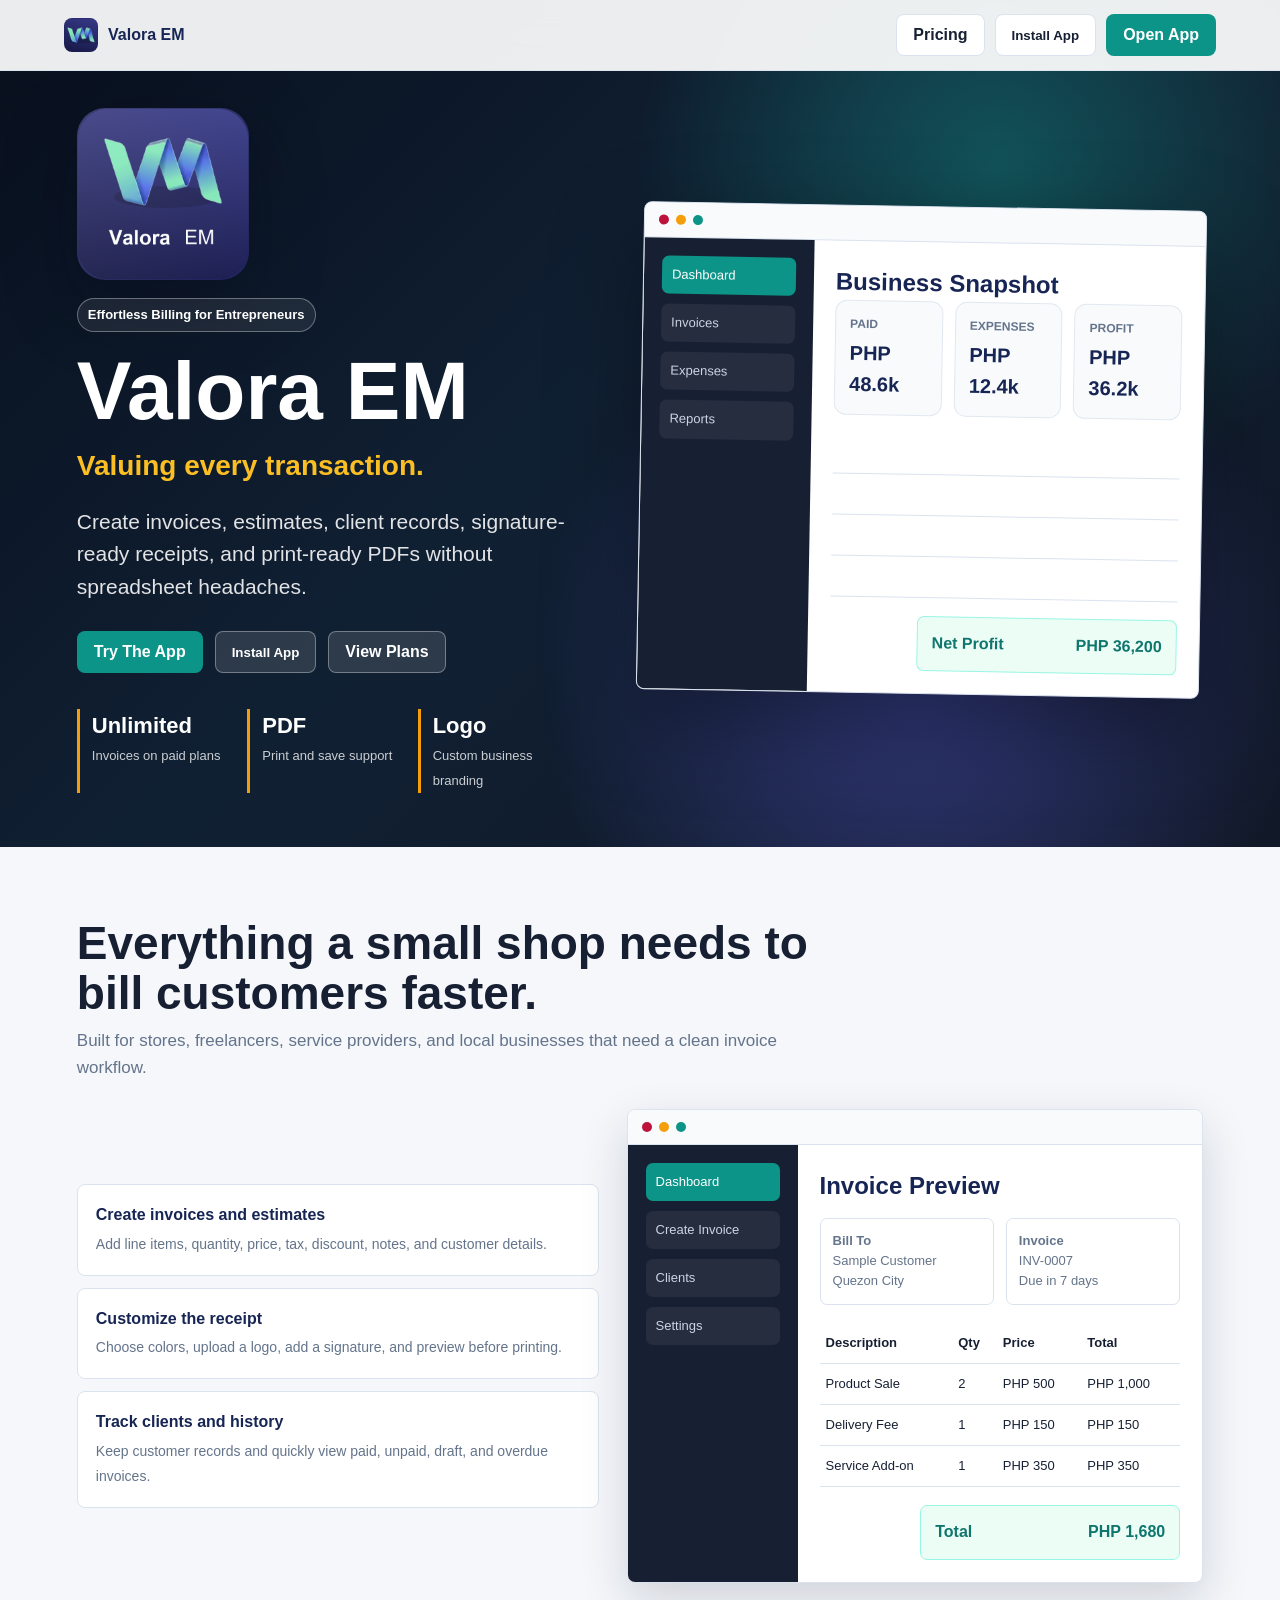
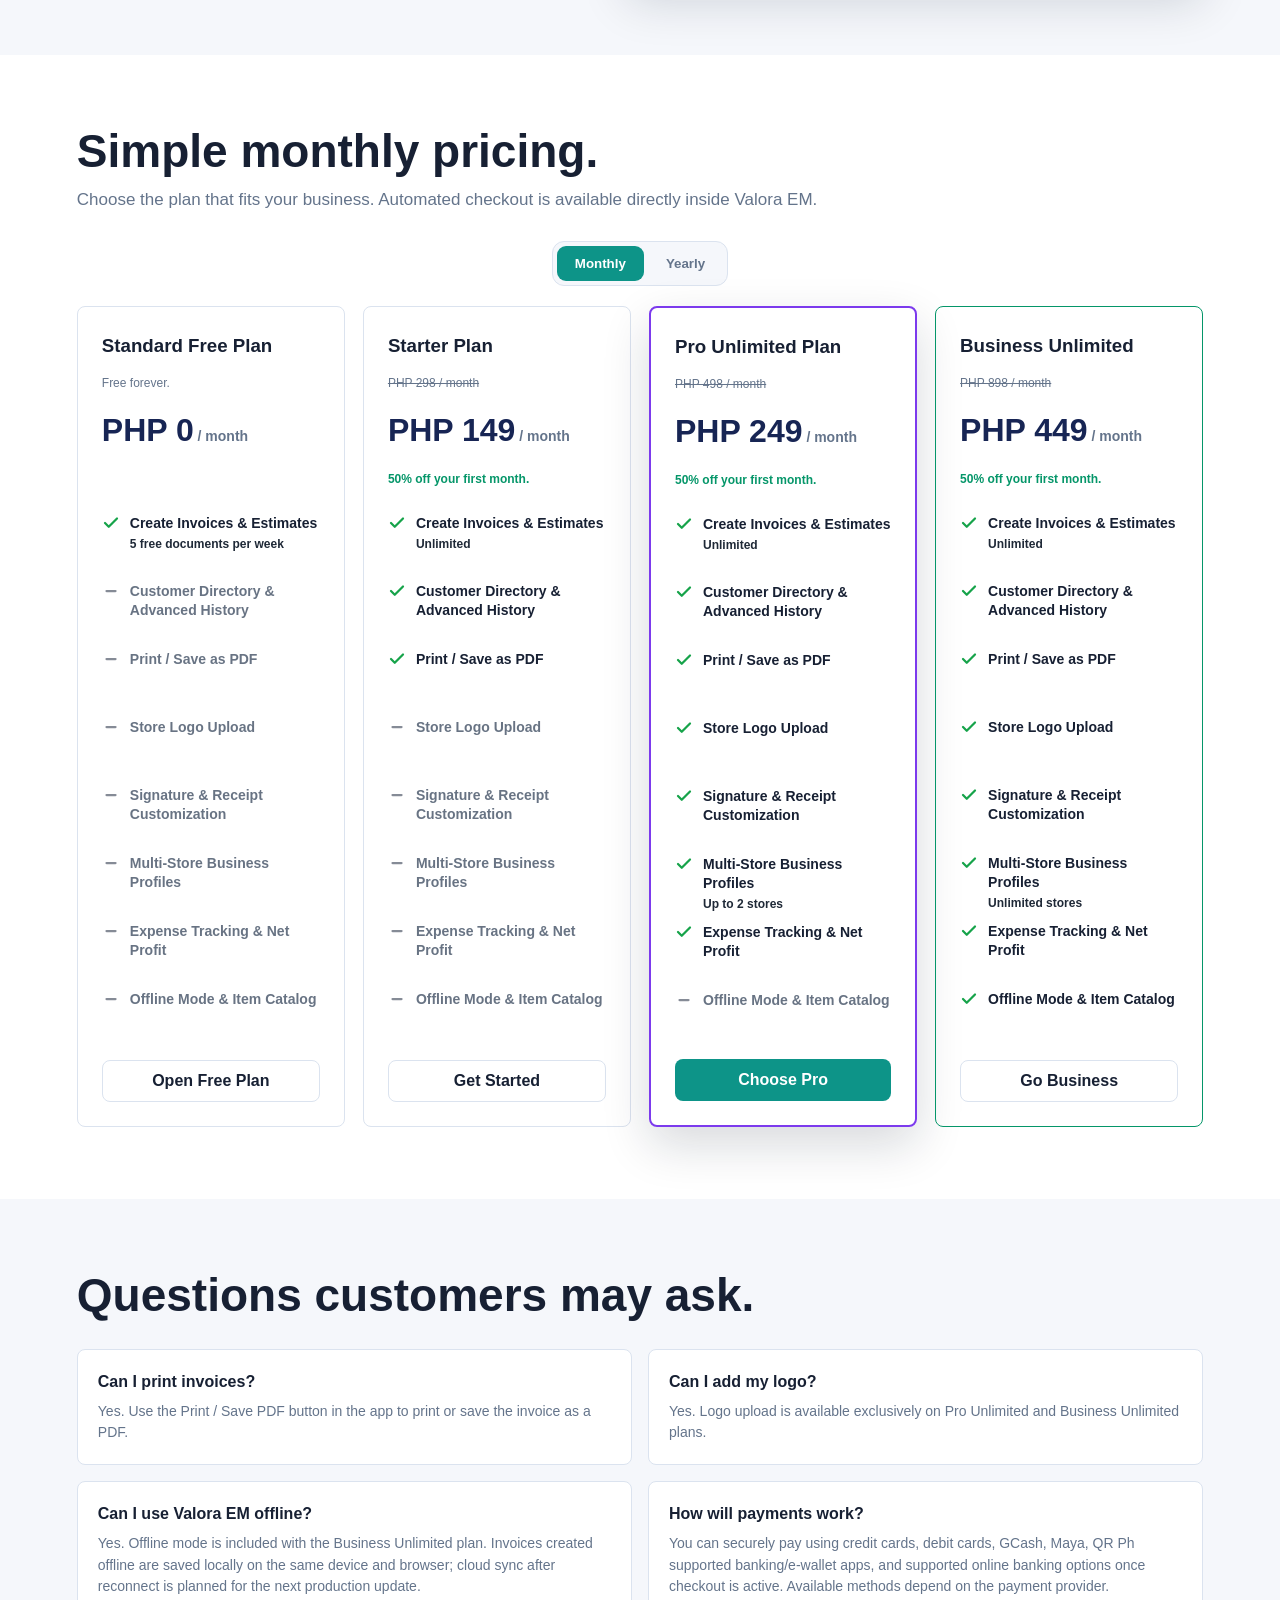
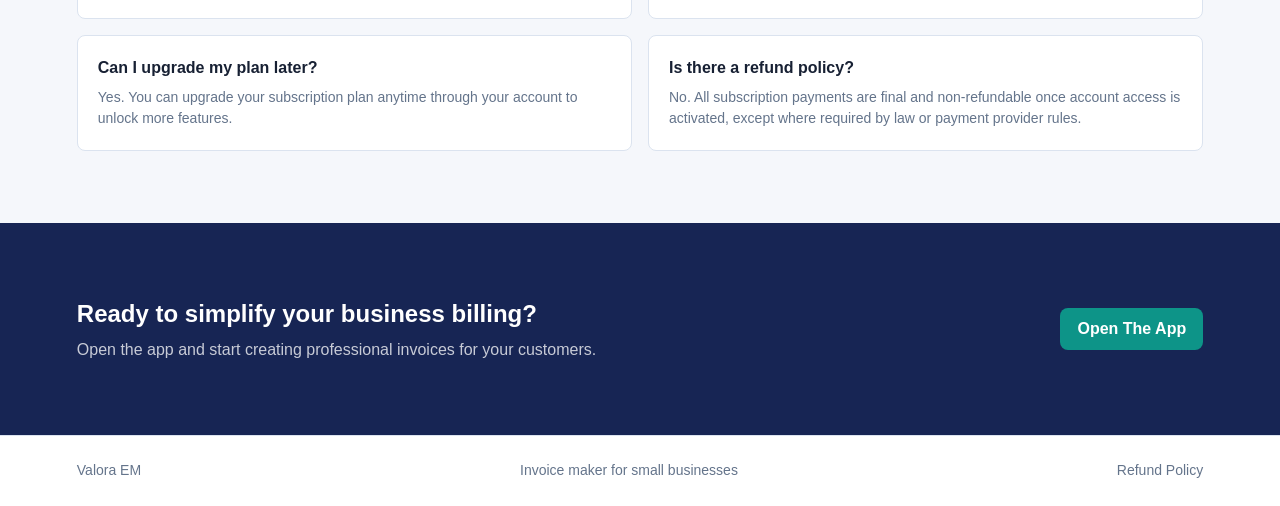
<file: official-website.html>
<!DOCTYPE html>
<html lang="en">
<head>
    <meta charset="UTF-8">
    <meta name="viewport" content="width=device-width, initial-scale=1.0">
    <title>Valora EM | Invoice Maker for Small Businesses</title>
    <meta name="description" content="Create invoices, estimates, client records, and print-ready PDFs for Philippine small businesses.">
    <meta name="theme-color" content="#6366f1">
    <meta name="mobile-web-app-capable" content="yes">
    <meta name="apple-mobile-web-app-capable" content="yes">
    <meta name="apple-mobile-web-app-title" content="Valora EM">
    <meta name="apple-mobile-web-app-status-bar-style" content="black-translucent">
    <link rel="manifest" href="manifest.json">
    <!-- Facebook / Open Graph Meta Tags -->
    <meta property="og:type" content="website">
    <meta property="og:url" content="https://valora-m.vercel.app/">
    <meta property="og:title" content="Valora EM - Easy Invoicing for All Businesses">
    <meta property="og:description" content="Create professional invoices and receipts instantly for your shop, service, or retail business.">
    <meta property="og:image" content="https://valora-m.vercel.app/assets/og-preview-banner.png">
    <meta property="og:image:width" content="1200">
    <meta property="og:image:height" content="630">
    <meta name="twitter:card" content="summary_large_image">
    <meta name="twitter:title" content="Valora EM - Easy Invoicing for All Businesses">
    <meta name="twitter:description" content="Create professional invoices and receipts instantly for your shop, service, or retail business.">
    <meta name="twitter:image" content="https://valora-m.vercel.app/assets/og-preview-banner.png">
    <link rel="icon" type="image/png" sizes="192x192" href="/icons/valora-em-logo-192.png">
    <link rel="apple-touch-icon" href="/icons/valora-em-logo-192.png">
    <style>
        :root {
            --ink: #172033;
            --muted: #64748b;
            --line: #dbe3ef;
            --paper: #ffffff;
            --soft: #f5f7fb;
            --brand: #0d9488;
            --brand-dark: #0f766e;
            --accent: #f59e0b;
            --navy: #172554;
            --rose: #be123c;
            --radius: 8px;
            --shadow: 0 18px 48px rgba(15, 23, 42, 0.16);
        }

        * {
            box-sizing: border-box;
            margin: 0;
            padding: 0;
        }

        body {
            font-family: Arial, Helvetica, sans-serif;
            color: var(--ink);
            background: var(--paper);
            line-height: 1.55;
        }

        a {
            color: inherit;
            text-decoration: none;
        }

        .topbar {
            position: fixed;
            top: 0;
            left: 0;
            right: 0;
            z-index: 10;
            display: flex;
            justify-content: space-between;
            align-items: center;
            padding: 14px clamp(18px, 5vw, 70px);
            background: rgba(255, 255, 255, 0.92);
            border-bottom: 1px solid rgba(219, 227, 239, 0.8);
            backdrop-filter: blur(14px);
        }

        .brand {
            display: flex;
            align-items: center;
            gap: 10px;
            font-weight: 800;
            color: var(--navy);
        }

        .brand-mark {
            width: 34px;
            height: 34px;
            border-radius: 8px;
            background: #20245f url("/icons/valora-em-mark-192.png") center / cover no-repeat;
            color: transparent;
            display: grid;
            place-items: center;
            font-size: 0;
            font-weight: 900;
            overflow: hidden;
        }

        .nav-actions {
            display: flex;
            align-items: center;
            gap: 10px;
        }

        .btn {
            display: inline-flex;
            align-items: center;
            justify-content: center;
            min-height: 42px;
            padding: 0 16px;
            border-radius: 8px;
            font-weight: 800;
            border: 1px solid transparent;
            cursor: pointer;
        }

        .btn.primary {
            background: var(--brand);
            color: #fff;
        }

        .btn.primary:hover {
            background: var(--brand-dark);
        }

        .btn.secondary {
            background: #fff;
            border-color: var(--line);
            color: var(--ink);
        }

        .hero {
            min-height: 92vh;
            display: flex;
            align-items: center;
            padding: 108px clamp(18px, 6vw, 86px) 54px;
            color: #fff;
            background:
                radial-gradient(circle at 78% 20%, rgba(20, 184, 166, 0.34), transparent 30%),
                radial-gradient(circle at 72% 78%, rgba(99, 102, 241, 0.42), transparent 34%),
                linear-gradient(135deg, #080f1d 0%, #102033 46%, #111827 100%);
        }

        .hero-shell {
            width: min(1240px, 100%);
            margin: 0 auto;
            display: grid;
            grid-template-columns: minmax(0, 0.94fr) minmax(360px, 1.06fr);
            gap: clamp(28px, 5vw, 64px);
            align-items: center;
        }

        .hero-inner {
            width: min(760px, 100%);
        }

        .hero-showcase {
            min-width: 0;
            display: flex;
            justify-content: flex-end;
        }

        .hero-showcase .app-preview {
            width: min(100%, 620px);
            transform: rotate(1deg);
            box-shadow: 0 30px 90px rgba(0, 0, 0, 0.38);
        }

        .hero-stats {
            display: grid;
            grid-template-columns: repeat(3, minmax(0, 1fr));
            gap: 12px;
            margin-bottom: 18px;
        }

        .hero-stat-card {
            border: 1px solid #e2e8f0;
            border-radius: 12px;
            padding: 14px;
            background: #f8fafc;
        }

        .hero-stat-card span {
            display: block;
            color: var(--muted);
            font-size: 12px;
            font-weight: 800;
            text-transform: uppercase;
        }

        .hero-stat-card strong {
            display: block;
            color: var(--navy);
            font-size: 20px;
            margin-top: 4px;
        }

        .eyebrow {
            display: inline-flex;
            align-items: center;
            padding: 6px 10px;
            border: 1px solid rgba(255, 255, 255, 0.34);
            border-radius: 999px;
            font-size: 13px;
            font-weight: 800;
            background: rgba(255, 255, 255, 0.08);
        }

        .hero-logo {
            width: clamp(116px, 18vw, 172px);
            height: clamp(116px, 18vw, 172px);
            display: block;
            margin-bottom: 18px;
            border-radius: 28px;
            background:
                linear-gradient(135deg, rgba(255, 255, 255, 0.12), rgba(255, 255, 255, 0)),
                #20245f url("/icons/valora-em-logo-512.png") center / cover no-repeat;
            box-shadow: 0 24px 70px rgba(5, 8, 25, 0.36);
        }

        h1 {
            margin-top: 18px;
            font-size: clamp(42px, 7vw, 82px);
            line-height: 1;
            letter-spacing: 0;
        }

        .hero p {
            margin-top: 18px;
            max-width: 620px;
            font-size: clamp(17px, 2vw, 21px);
            color: rgba(255, 255, 255, 0.88);
        }

        .hero .motto {
            margin-top: 12px;
            font-size: clamp(20px, 2.5vw, 28px);
            font-weight: 800;
            color: #fbbf24;
        }

        .hero-actions {
            display: flex;
            flex-wrap: wrap;
            gap: 12px;
            margin-top: 28px;
        }

        .hero-actions .secondary {
            background: rgba(255, 255, 255, 0.12);
            color: #fff;
            border-color: rgba(255, 255, 255, 0.34);
        }

        .hero-proof {
            margin-top: 36px;
            display: grid;
            grid-template-columns: repeat(3, minmax(120px, 1fr));
            gap: 12px;
            max-width: 620px;
        }

        .proof-item {
            border-left: 3px solid var(--accent);
            padding-left: 12px;
        }

        .proof-item strong {
            display: block;
            font-size: 22px;
        }

        .proof-item span {
            color: rgba(255, 255, 255, 0.78);
            font-size: 13px;
        }

        section {
            padding: 72px clamp(18px, 6vw, 86px);
        }

        .section-head {
            max-width: 760px;
            margin-bottom: 28px;
        }

        .section-head h2 {
            font-size: clamp(30px, 4vw, 46px);
            line-height: 1.08;
            letter-spacing: 0;
        }

        .section-head p {
            margin-top: 10px;
            color: var(--muted);
            font-size: 17px;
        }

        .product-band {
            background: var(--soft);
        }

        .product-grid {
            display: grid;
            grid-template-columns: 0.95fr 1.05fr;
            gap: 28px;
            align-items: center;
        }

        .feature-list {
            display: grid;
            gap: 12px;
        }

        .feature {
            background: #fff;
            border: 1px solid var(--line);
            border-radius: var(--radius);
            padding: 18px;
        }

        .feature strong {
            display: block;
            color: var(--navy);
            margin-bottom: 4px;
        }

        .feature span {
            color: var(--muted);
            font-size: 14px;
        }

        .app-preview {
            background: #fff;
            border: 1px solid var(--line);
            border-radius: var(--radius);
            box-shadow: var(--shadow);
            overflow: hidden;
        }

        .preview-top {
            display: flex;
            gap: 7px;
            padding: 12px 14px;
            border-bottom: 1px solid var(--line);
            background: #f8fafc;
        }

        .dot {
            width: 10px;
            height: 10px;
            border-radius: 50%;
            background: var(--rose);
        }

        .dot:nth-child(2) {
            background: var(--accent);
        }

        .dot:nth-child(3) {
            background: var(--brand);
        }

        .preview-body {
            display: grid;
            grid-template-columns: 170px 1fr;
            min-height: 420px;
        }

        .preview-side {
            background: #172033;
            color: #cbd5e1;
            padding: 18px;
            display: grid;
            gap: 10px;
            align-content: start;
        }

        .preview-nav {
            padding: 9px 10px;
            border-radius: 7px;
            background: rgba(255, 255, 255, 0.06);
            font-size: 13px;
        }

        .preview-nav.active {
            background: var(--brand);
            color: #fff;
        }

        .invoice-mini {
            padding: 22px;
        }

        .invoice-mini h3 {
            font-size: 24px;
            color: var(--navy);
        }

        .invoice-meta {
            margin-top: 14px;
            display: grid;
            grid-template-columns: 1fr 1fr;
            gap: 12px;
        }

        .mini-box {
            border: 1px solid var(--line);
            border-radius: 7px;
            padding: 12px;
            color: var(--muted);
            font-size: 13px;
        }

        .mini-table {
            width: 100%;
            margin-top: 18px;
            border-collapse: collapse;
            font-size: 13px;
        }

        .mini-table th,
        .mini-table td {
            border-bottom: 1px solid var(--line);
            padding: 10px 6px;
            text-align: left;
        }

        .mini-total {
            margin-top: 18px;
            margin-left: auto;
            width: min(260px, 100%);
            background: #ecfdf5;
            border: 1px solid #99f6e4;
            border-radius: 7px;
            padding: 14px;
            display: flex;
            justify-content: space-between;
            font-weight: 900;
            color: var(--brand-dark);
        }

        .pricing {
            background: #fff;
        }

        .billing-cycle-toggle {
            width: fit-content;
            margin: 0 auto 20px;
            padding: 4px;
            border: 1px solid var(--line);
            border-radius: 12px;
            background: var(--soft);
            display: flex;
            gap: 4px;
        }

        .billing-cycle-toggle button {
            border: 0;
            border-radius: 9px;
            padding: 10px 18px;
            background: transparent;
            color: var(--muted);
            font-weight: 800;
            cursor: pointer;
        }

        .billing-cycle-toggle button.active {
            background: var(--brand);
            color: #fff;
        }

        .price-grid {
            display: grid;
            grid-template-columns: repeat(4, minmax(220px, 1fr));
            gap: 18px;
        }

        .price-card {
            border: 1px solid var(--line);
            border-radius: var(--radius);
            padding: 24px;
            display: flex;
            flex-direction: column;
            gap: 16px;
            min-height: 640px;
        }

        .price-card.featured {
            border: 2px solid #7c3aed;
            box-shadow: var(--shadow);
        }

        .price-card.business {
            border-color: #059669;
        }

        .price {
            font-size: 32px;
            font-weight: 900;
            color: var(--navy);
            white-space: nowrap;
        }

        .price span {
            font-size: 14px;
            color: var(--muted);
            font-weight: 600;
        }

        .price-card ul {
            list-style: none;
            display: grid;
            gap: 14px;
            color: var(--muted);
            font-size: 14px;
            margin-top: 12px;
        }

        .price-card li::before {
            content: "✓";
            color: var(--brand);
            font-weight: 900;
            margin-right: 8px;
        }

        .price-card .btn {
            margin-top: auto;
        }

        .price-card ul {
            gap: 16px;
            color: var(--ink);
        }

        .price-card li {
            display: flex;
            align-items: flex-start;
            gap: 10px;
            min-height: 52px;
            height: 52px;
            font-weight: 650;
            line-height: 1.35;
        }

        .price-card li::before {
            content: none;
        }

        .feature-icon {
            width: 18px;
            height: 18px;
            flex: 0 0 18px;
            display: inline-flex;
            align-items: center;
            justify-content: center;
            color: #16a34a;
            font-weight: 900;
            text-align: center;
        }

        .feature-icon svg {
            width: 18px;
            height: 18px;
        }

        .price-card.featured .feature-icon {
            color: #16a34a;
        }

        .price-card.business .feature-icon {
            color: #16a34a;
        }

        .price-card li.locked {
            color: #475569;
            opacity: 0.82;
        }

        .price-card li.locked .feature-icon {
            color: #6b7280;
        }

        .price-card small {
            display: block;
            margin-top: 4px;
            color: #1f2937;
            font-size: 12px;
            font-weight: 800;
            line-height: 1.25;
        }

        .regular-rate {
            color: var(--muted);
            font-size: 12px;
            line-height: 1.2;
            text-decoration: line-through;
        }

        .regular-rate.free-rate {
            text-decoration: none;
        }

        .promo-note {
            color: #059669;
            font-size: 12px;
            font-weight: 800;
            line-height: 1.2;
        }

        .promo-spacer {
            visibility: hidden;
        }

        .faq {
            background: var(--soft);
        }

        .faq-grid {
            display: grid;
            grid-template-columns: repeat(2, minmax(240px, 1fr));
            gap: 16px;
        }

        .faq-item {
            background: #fff;
            border: 1px solid var(--line);
            border-radius: var(--radius);
            padding: 20px;
        }

        .faq-item p {
            color: var(--muted);
            margin-top: 6px;
            font-size: 14px;
        }

        .final-cta {
            background: var(--navy);
            color: #fff;
            display: flex;
            justify-content: space-between;
            align-items: center;
            gap: 20px;
            flex-wrap: wrap;
        }

        .final-cta p {
            color: rgba(255, 255, 255, 0.76);
            margin-top: 6px;
        }

        footer {
            padding: 24px clamp(18px, 6vw, 86px);
            color: var(--muted);
            border-top: 1px solid var(--line);
            display: flex;
            justify-content: space-between;
            gap: 12px;
            flex-wrap: wrap;
            font-size: 14px;
        }

        @media (max-width: 1180px) {
            .price-grid {
                grid-template-columns: repeat(2, minmax(220px, 1fr));
            }
        }

        @media (max-width: 860px) {
            .nav-actions .secondary {
                display: none;
            }

            .hero {
                min-height: 88vh;
                padding-top: 92px;
            }

            .hero-shell {
                grid-template-columns: 1fr;
            }

            .hero-showcase {
                justify-content: stretch;
            }

            .hero-showcase .app-preview {
                width: 100%;
                transform: none;
            }

            .hero-stats {
                grid-template-columns: 1fr;
            }

            .hero-proof,
            .product-grid,
            .price-grid,
            .faq-grid {
                grid-template-columns: 1fr;
            }

            .preview-body {
                grid-template-columns: 1fr;
            }

            .preview-side {
                grid-template-columns: repeat(2, 1fr);
            }

            .price-card {
                min-height: auto;
                width: 100%;
            }

            .price-card li {
                height: auto;
                min-height: 52px;
            }
        }
    </style>
</head>
<body>
    <header class="topbar">
        <a class="brand" href="#top" aria-label="Valora EM home">
            <span class="brand-mark">V</span>
            <span>Valora EM</span>
        </a>
        <nav class="nav-actions" aria-label="Main navigation">
            <a class="btn secondary" href="#pricing">Pricing</a>
            <button class="btn secondary install-app-btn" type="button" data-install-app>Install App</button>
            <a class="btn primary" href="app.html">Open App</a>
        </nav>
    </header>

    <main id="top">
        <section class="hero">
            <div class="hero-shell">
                <div class="hero-inner">
                    <div class="hero-logo" role="img" aria-label="Valora EM logo"></div>
                    <span class="eyebrow">Effortless Billing for Entrepreneurs</span>
                    <h1>Valora EM</h1>
                    <p class="motto">Valuing every transaction.</p>
                    <p>Create invoices, estimates, client records, signature-ready receipts, and print-ready PDFs without spreadsheet headaches.</p>
                    <div class="hero-actions">
                        <a class="btn primary" href="app.html">Try The App</a>
                        <button class="btn secondary install-app-btn" type="button" data-install-app>Install App</button>
                        <a class="btn secondary" href="#pricing">View Plans</a>
                    </div>
                    <div class="hero-proof" aria-label="Product highlights">
                        <div class="proof-item">
                            <strong>Unlimited</strong>
                            <span>Invoices on paid plans</span>
                        </div>
                        <div class="proof-item">
                            <strong>PDF</strong>
                            <span>Print and save support</span>
                        </div>
                        <div class="proof-item">
                            <strong>Logo</strong>
                            <span>Custom business branding</span>
                        </div>
                    </div>
                </div>

                <div class="hero-showcase">
                    <div class="app-preview" aria-label="Valora EM dashboard preview">
                        <div class="preview-top">
                            <span class="dot"></span>
                            <span class="dot"></span>
                            <span class="dot"></span>
                        </div>
                        <div class="preview-body">
                            <div class="preview-side">
                                <div class="preview-nav active">Dashboard</div>
                                <div class="preview-nav">Invoices</div>
                                <div class="preview-nav">Expenses</div>
                                <div class="preview-nav">Reports</div>
                            </div>
                            <div class="invoice-mini">
                                <h3>Business Snapshot</h3>
                                <div class="hero-stats">
                                    <div class="hero-stat-card">
                                        <span>Paid</span>
                                        <strong>PHP 48.6k</strong>
                                    </div>
                                    <div class="hero-stat-card">
                                        <span>Expenses</span>
                                        <strong>PHP 12.4k</strong>
                                    </div>
                                    <div class="hero-stat-card">
                                        <span>Profit</span>
                                        <strong>PHP 36.2k</strong>
                                    </div>
                                </div>
                                <table class="mini-table">
                                    <thead>
                                        <tr><th>Document</th><th>Status</th><th>Total</th></tr>
                                    </thead>
                                    <tbody>
                                        <tr><td>INV-1024</td><td>Paid</td><td>PHP 5,500</td></tr>
                                        <tr><td>EST-204</td><td>Sent</td><td>PHP 8,750</td></tr>
                                        <tr><td>INV-1025</td><td>Overdue</td><td>PHP 2,950</td></tr>
                                    </tbody>
                                </table>
                                <div class="mini-total">
                                    <span>Net Profit</span>
                                    <span>PHP 36,200</span>
                                </div>
                            </div>
                        </div>
                    </div>
                </div>
            </div>
        </section>

        <section class="product-band">
            <div class="section-head">
                <h2>Everything a small shop needs to bill customers faster.</h2>
                <p>Built for stores, freelancers, service providers, and local businesses that need a clean invoice workflow.</p>
            </div>
            <div class="product-grid">
                <div class="feature-list">
                    <div class="feature">
                        <strong>Create invoices and estimates</strong>
                        <span>Add line items, quantity, price, tax, discount, notes, and customer details.</span>
                    </div>
                    <div class="feature">
                        <strong>Customize the receipt</strong>
                        <span>Choose colors, upload a logo, add a signature, and preview before printing.</span>
                    </div>
                    <div class="feature">
                        <strong>Track clients and history</strong>
                        <span>Keep customer records and quickly view paid, unpaid, draft, and overdue invoices.</span>
                    </div>
                </div>

                <div class="app-preview" aria-label="Valora EM invoice preview">
                    <div class="preview-top">
                        <span class="dot"></span>
                        <span class="dot"></span>
                        <span class="dot"></span>
                    </div>
                    <div class="preview-body">
                        <div class="preview-side">
                            <div class="preview-nav active">Dashboard</div>
                            <div class="preview-nav">Create Invoice</div>
                            <div class="preview-nav">Clients</div>
                            <div class="preview-nav">Settings</div>
                        </div>
                        <div class="invoice-mini">
                            <h3>Invoice Preview</h3>
                            <div class="invoice-meta">
                                <div class="mini-box"><strong>Bill To</strong><br>Sample Customer<br>Quezon City</div>
                                <div class="mini-box"><strong>Invoice</strong><br>INV-0007<br>Due in 7 days</div>
                            </div>
                            <table class="mini-table">
                                <thead>
                                    <tr><th>Description</th><th>Qty</th><th>Price</th><th>Total</th></tr>
                                </thead>
                                <tbody>
                                    <tr><td>Product Sale</td><td>2</td><td>PHP 500</td><td>PHP 1,000</td></tr>
                                    <tr><td>Delivery Fee</td><td>1</td><td>PHP 150</td><td>PHP 150</td></tr>
                                    <tr><td>Service Add-on</td><td>1</td><td>PHP 350</td><td>PHP 350</td></tr>
                                </tbody>
                            </table>
                            <div class="mini-total">
                                <span>Total</span>
                                <span>PHP 1,680</span>
                            </div>
                        </div>
                    </div>
                </div>
            </div>
        </section>

        <section class="pricing" id="pricing">
            <div class="section-head">
                <h2>Simple monthly pricing.</h2>
                <p>Choose the plan that fits your business. Automated checkout is available directly inside Valora EM.</p>
            </div>
            <div class="billing-cycle-toggle" aria-label="Billing cycle">
                <button type="button" class="active" data-landing-cycle="monthly">Monthly</button>
                <button type="button" data-landing-cycle="yearly">Yearly</button>
            </div>
            <div class="price-grid">
                <div class="price-card">
                    <h3>Standard Free Plan</h3>
                    <p class="regular-rate free-rate" data-landing-regular="Standard Free Plan">Free forever.</p>
                    <div class="price" data-landing-price="Standard Free Plan">PHP 0<span> / month</span></div>
                    <p class="promo-note promo-spacer">50% off your first month.</p>
                    <ul>
                        <li><span class="feature-icon">✓</span><span>Create Invoices & Estimates <small>5 free documents per week</small></span></li>
                        <li class="locked"><span class="feature-icon">-</span><span>Customer Directory & Advanced History</span></li>
                        <li class="locked"><span class="feature-icon">-</span><span>Print / Save as PDF</span></li>
                        <li class="locked"><span class="feature-icon">-</span><span>Store Logo Upload</span></li>
                        <li class="locked"><span class="feature-icon">-</span><span>Signature & Receipt Customization</span></li>
                        <li class="locked"><span class="feature-icon">-</span><span>Multi-Store Business Profiles</span></li>
                        <li class="locked"><span class="feature-icon">-</span><span>Expense Tracking & Net Profit</span></li>
                        <li class="locked"><span class="feature-icon">-</span><span>Offline Mode & Item Catalog</span></li>
                    </ul>
                    <a class="btn secondary" href="app.html">Open Free Plan</a>
                </div>
                <div class="price-card">
                    <h3>Starter Plan</h3>
                    <p class="regular-rate" data-landing-regular="Starter Plan">PHP 298 / month</p>
                    <div class="price" data-landing-price="Starter Plan">PHP 149<span> / month</span></div>
                    <p class="promo-note">50% off your first month.</p>
                    <ul>
                        <li><span class="feature-icon">✓</span><span>Create Invoices & Estimates <small>Unlimited</small></span></li>
                        <li><span class="feature-icon">✓</span><span>Customer Directory & Advanced History</span></li>
                        <li><span class="feature-icon">✓</span><span>Print / Save as PDF</span></li>
                        <li class="locked"><span class="feature-icon">-</span><span>Store Logo Upload</span></li>
                        <li class="locked"><span class="feature-icon">-</span><span>Signature & Receipt Customization</span></li>
                        <li class="locked"><span class="feature-icon">-</span><span>Multi-Store Business Profiles</span></li>
                        <li class="locked"><span class="feature-icon">-</span><span>Expense Tracking & Net Profit</span></li>
                        <li class="locked"><span class="feature-icon">-</span><span>Offline Mode & Item Catalog</span></li>
                    </ul>
                    <a class="btn secondary" href="app.html">Get Started</a>
                </div>
                <div class="price-card featured">
                    <h3>Pro Unlimited Plan</h3>
                    <p class="regular-rate" data-landing-regular="Pro Unlimited Plan">PHP 498 / month</p>
                    <div class="price" data-landing-price="Pro Unlimited Plan">PHP 249<span> / month</span></div>
                    <p class="promo-note">50% off your first month.</p>
                    <ul>
                        <li><span class="feature-icon">✓</span><span>Create Invoices & Estimates <small>Unlimited</small></span></li>
                        <li><span class="feature-icon">✓</span><span>Customer Directory & Advanced History</span></li>
                        <li><span class="feature-icon">✓</span><span>Print / Save as PDF</span></li>
                        <li><span class="feature-icon">✓</span><span>Store Logo Upload</span></li>
                        <li><span class="feature-icon">✓</span><span>Signature & Receipt Customization</span></li>
                        <li><span class="feature-icon">✓</span><span>Multi-Store Business Profiles <small>Up to 2 stores</small></span></li>
                        <li><span class="feature-icon">✓</span><span>Expense Tracking & Net Profit</span></li>
                        <li class="locked"><span class="feature-icon">-</span><span>Offline Mode & Item Catalog</span></li>
                    </ul>
                    <a class="btn primary" href="app.html">Choose Pro</a>
                </div>
                <div class="price-card business">
                    <h3>Business Unlimited</h3>
                    <p class="regular-rate" data-landing-regular="Business Unlimited">PHP 898 / month</p>
                    <div class="price" data-landing-price="Business Unlimited">PHP 449<span> / month</span></div>
                    <p class="promo-note">50% off your first month.</p>
                    <ul>
                        <li><span class="feature-icon">✓</span><span>Create Invoices & Estimates <small>Unlimited</small></span></li>
                        <li><span class="feature-icon">✓</span><span>Customer Directory & Advanced History</span></li>
                        <li><span class="feature-icon">✓</span><span>Print / Save as PDF</span></li>
                        <li><span class="feature-icon">✓</span><span>Store Logo Upload</span></li>
                        <li><span class="feature-icon">✓</span><span>Signature & Receipt Customization</span></li>
                        <li><span class="feature-icon">✓</span><span>Multi-Store Business Profiles <small>Unlimited stores</small></span></li>
                        <li><span class="feature-icon">✓</span><span>Expense Tracking & Net Profit</span></li>
                        <li><span class="feature-icon">✓</span><span>Offline Mode & Item Catalog</span></li>
                    </ul>
                    <a class="btn secondary" href="app.html">Go Business</a>
                </div>
            </div>
        </section>

        <section class="faq">
            <div class="section-head">
                <h2>Questions customers may ask.</h2>
            </div>
            <div class="faq-grid">
                <div class="faq-item">
                    <strong>Can I print invoices?</strong>
                    <p>Yes. Use the Print / Save PDF button in the app to print or save the invoice as a PDF.</p>
                </div>
                <div class="faq-item">
                    <strong>Can I add my logo?</strong>
                    <p>Yes. Logo upload is available exclusively on Pro Unlimited and Business Unlimited plans.</p>
                </div>
                <div class="faq-item">
                    <strong>Can I use Valora EM offline?</strong>
                    <p>Yes. Offline mode is included with the Business Unlimited plan. Invoices created offline are saved locally on the same device and browser; cloud sync after reconnect is planned for the next production update.</p>
                </div>
                <div class="faq-item">
                    <strong>How will payments work?</strong>
                    <p>You can securely pay using credit cards, debit cards, GCash, Maya, QR Ph supported banking/e-wallet apps, and supported online banking options once checkout is active. Available methods depend on the payment provider.</p>
                </div>
                <div class="faq-item">
                    <strong>Can I upgrade my plan later?</strong>
                    <p>Yes. You can upgrade your subscription plan anytime through your account to unlock more features.</p>
                </div>
                <div class="faq-item">
                    <strong>Is there a refund policy?</strong>
                    <p>No. All subscription payments are final and non-refundable once account access is activated, except where required by law or payment provider rules.</p>
                </div>
            </div>
        </section>

        <section class="final-cta">
            <div>
                <h2>Ready to simplify your business billing?</h2>
                <p>Open the app and start creating professional invoices for your customers.</p>
            </div>
            <a class="btn primary" href="app.html">Open The App</a>
        </section>
    </main>

    <footer>
        <span>Valora EM</span>
        <span>Invoice maker for small businesses</span>
        <a href="refund-policy" style="color: inherit;">Refund Policy</a>
    </footer>
    <script>
        const landingRates = {
            "Standard Free Plan": { promo: 0, regular: 0 },
            "Starter Plan": { promo: 149, regular: 298 },
            "Pro Unlimited Plan": { promo: 249, regular: 498 },
            "Business Unlimited": { promo: 449, regular: 898 }
        };

        function updateLandingPricing(cycle) {
            const multiplier = cycle === "yearly" ? 12 : 1;
            const suffix = cycle === "yearly" ? " / year" : " / month";
            document.querySelectorAll("[data-landing-cycle]").forEach((button) => {
                button.classList.toggle("active", button.dataset.landingCycle === cycle);
            });
            document.querySelectorAll("[data-landing-price]").forEach((price) => {
                const plan = price.dataset.landingPrice;
                const rate = landingRates[plan] || landingRates["Standard Free Plan"];
                price.innerHTML = `PHP ${(rate.promo * multiplier).toLocaleString("en-PH")}<span>${suffix}</span>`;
            });
            document.querySelectorAll("[data-landing-regular]").forEach((regular) => {
                const plan = regular.dataset.landingRegular;
                const rate = landingRates[plan] || landingRates["Standard Free Plan"];
                regular.classList.toggle("free-rate", rate.regular === 0);
                regular.textContent = rate.regular === 0
                    ? "Free forever."
                    : `PHP ${(rate.regular * multiplier).toLocaleString("en-PH")}${suffix}`;
            });
        }

        document.querySelectorAll("[data-landing-cycle]").forEach((button) => {
            button.addEventListener("click", () => updateLandingPricing(button.dataset.landingCycle));
        });

        function enhanceLandingFeatureIcons() {
            const checkSvg = '<svg viewBox="0 0 24 24" aria-hidden="true"><path d="M20 6 9 17l-5-5" fill="none" stroke="currentColor" stroke-width="3" stroke-linecap="round" stroke-linejoin="round"></path></svg>';
            const lockedSvg = '<svg viewBox="0 0 24 24" aria-hidden="true"><path d="M6 12h12" fill="none" stroke="currentColor" stroke-width="3" stroke-linecap="round"></path></svg>';
            document.querySelectorAll(".price-card .feature-icon").forEach((icon) => {
                icon.innerHTML = icon.closest("li")?.classList.contains("locked") ? lockedSvg : checkSvg;
            });
        }

        enhanceLandingFeatureIcons();

    </script>
    <script src="pwa-install.js"></script>
    <script>
        if ("serviceWorker" in navigator) {
            window.addEventListener("load", () => {
                navigator.serviceWorker.register("service-worker.js", { scope: "/" }).catch(() => {});
            });
        }
    </script>
</body>
</html>
</file>
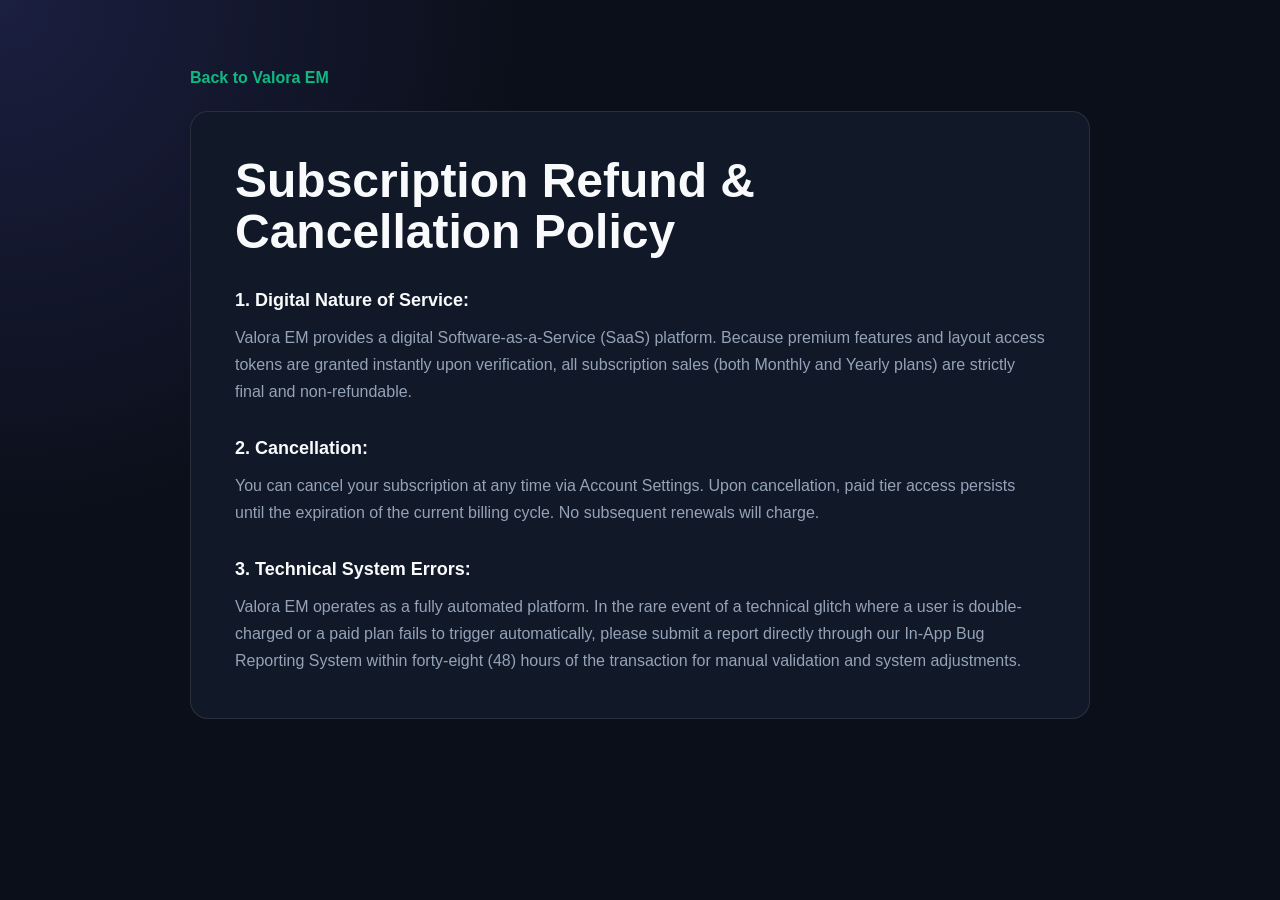
<file: refund-policy.html>
<!DOCTYPE html>
<html lang="en">
<head>
    <meta charset="UTF-8">
    <meta name="viewport" content="width=device-width, initial-scale=1.0">
    <title>Subscription Refund & Cancellation Policy | Valora EM</title>
    <style>
        :root {
            color-scheme: dark;
            --bg: #0b0f19;
            --card: #111827;
            --text: #f8fafc;
            --muted: #94a3b8;
            --accent: #10b981;
            --border: rgba(255, 255, 255, 0.1);
        }
        * { box-sizing: border-box; }
        body {
            margin: 0;
            min-height: 100vh;
            font-family: Inter, Arial, sans-serif;
            background: radial-gradient(circle at top left, rgba(99, 102, 241, 0.18), transparent 34%), var(--bg);
            color: var(--text);
            line-height: 1.7;
        }
        main {
            width: min(900px, calc(100% - 32px));
            margin: 0 auto;
            padding: 64px 0;
        }
        a { color: var(--accent); text-decoration: none; }
        .policy-card {
            background: var(--card);
            border: 1px solid var(--border);
            border-radius: 18px;
            padding: clamp(24px, 4vw, 44px);
        }
        h1 {
            margin: 0 0 24px;
            font-size: clamp(30px, 5vw, 48px);
            line-height: 1.05;
        }
        h2 {
            margin: 28px 0 8px;
            font-size: 18px;
        }
        p {
            color: var(--muted);
            margin: 0;
        }
        .back-link {
            display: inline-block;
            margin-bottom: 20px;
            font-weight: 700;
        }
    </style>
</head>
<body>
    <main>
        <a class="back-link" href="/">Back to Valora EM</a>
        <article class="policy-card">
            <h1>Subscription Refund & Cancellation Policy</h1>

            <h2>1. Digital Nature of Service:</h2>
            <p>Valora EM provides a digital Software-as-a-Service (SaaS) platform. Because premium features and layout access tokens are granted instantly upon verification, all subscription sales (both Monthly and Yearly plans) are strictly final and non-refundable.</p>

            <h2>2. Cancellation:</h2>
            <p>You can cancel your subscription at any time via Account Settings. Upon cancellation, paid tier access persists until the expiration of the current billing cycle. No subsequent renewals will charge.</p>

            <h2>3. Technical System Errors:</h2>
            <p>Valora EM operates as a fully automated platform. In the rare event of a technical glitch where a user is double-charged or a paid plan fails to trigger automatically, please submit a report directly through our In-App Bug Reporting System within forty-eight (48) hours of the transaction for manual validation and system adjustments.</p>
        </article>
    </main>
</body>
</html>
</file>
